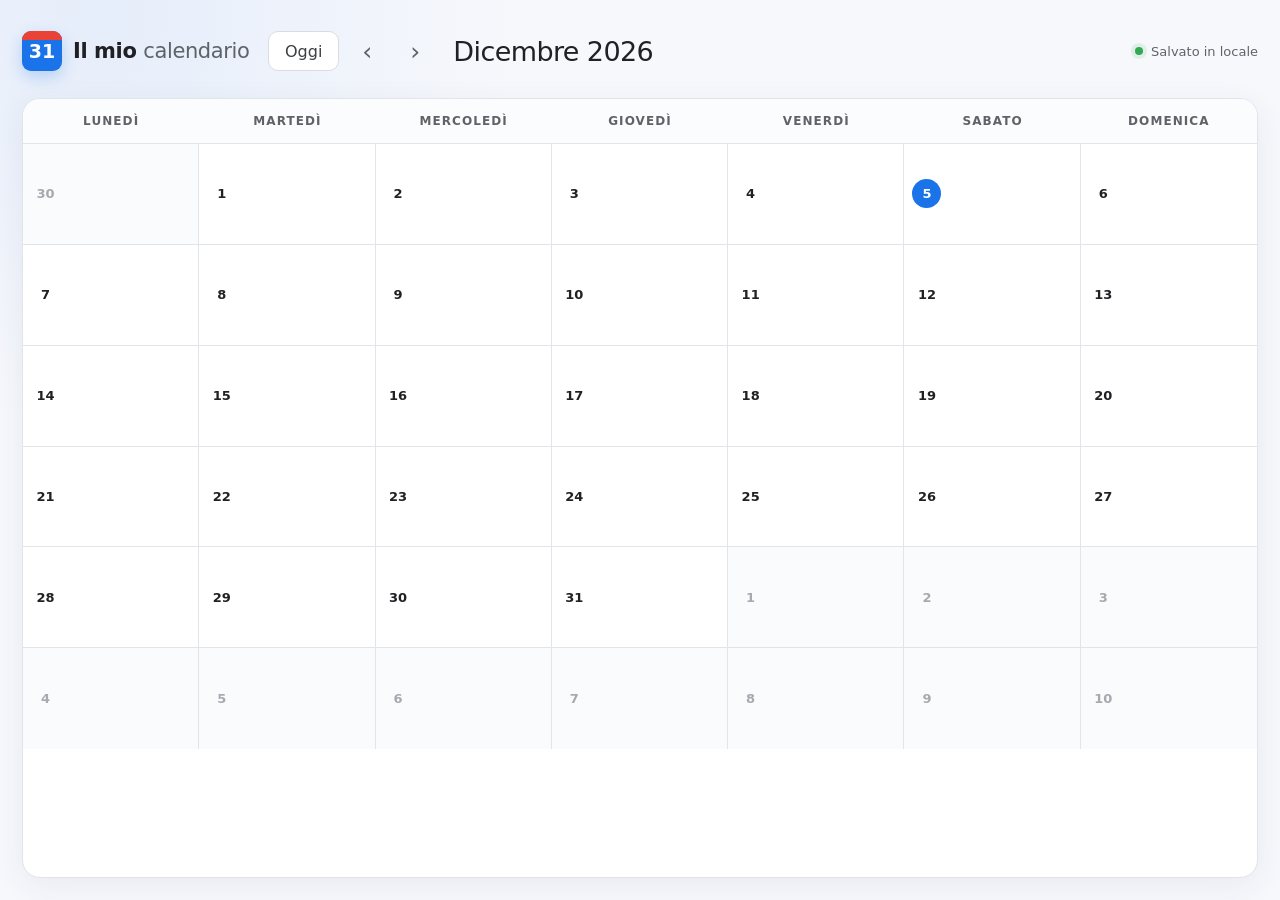
<file: index.html>
<!DOCTYPE html>
<html lang="it">
<head>
  <meta charset="UTF-8">
  <meta name="viewport" content="width=device-width, initial-scale=1.0">
  <meta name="theme-color" content="#f7f8fc">
  <title>Il mio calendario</title>
  <link rel="stylesheet" href="styles.css">
</head>
<body>
  <main class="app">
    <header class="topbar">
      <div class="brand" aria-label="Il mio calendario">
        <div class="brand-mark" aria-hidden="true">31</div>
        <div class="brand-text">Il mio <span>calendario</span></div>
      </div>

      <div class="toolbar" aria-label="Navigazione calendario">
        <button class="btn" id="todayBtn" type="button">Oggi</button>
        <button class="icon-btn" id="prevBtn" type="button" aria-label="Mese precedente">‹</button>
        <button class="icon-btn" id="nextBtn" type="button" aria-label="Mese successivo">›</button>
        <h1 class="month-title" id="monthTitle" aria-live="polite"></h1>
      </div>

      <div class="storage-badge" title="Le note restano salvate su questo dispositivo">
        <span class="storage-dot" aria-hidden="true"></span>
        Salvato in locale
      </div>
    </header>

    <section class="calendar-shell" aria-label="Calendario mensile">
      <div class="weekdays" aria-hidden="true">
        <div class="weekday full">Lunedì</div><div class="weekday short">Lun</div>
        <div class="weekday full">Martedì</div><div class="weekday short">Mar</div>
        <div class="weekday full">Mercoledì</div><div class="weekday short">Mer</div>
        <div class="weekday full">Giovedì</div><div class="weekday short">Gio</div>
        <div class="weekday full">Venerdì</div><div class="weekday short">Ven</div>
        <div class="weekday full">Sabato</div><div class="weekday short">Sab</div>
        <div class="weekday full">Domenica</div><div class="weekday short">Dom</div>
      </div>
      <div class="calendar-grid" id="calendarGrid"></div>
    </section>
  </main>

  <div class="dialog-backdrop" id="dialogBackdrop" role="presentation">
    <section class="dialog" role="dialog" aria-modal="true" aria-labelledby="dialogTitle">
      <div class="dialog-header">
        <div>
          <p class="dialog-eyebrow">Nota del giorno</p>
          <h2 class="dialog-title" id="dialogTitle"></h2>
        </div>
        <button class="icon-btn close-btn" id="closeBtn" type="button" aria-label="Chiudi">×</button>
      </div>

      <label class="field-label" for="noteInput">Cosa vuoi ricordare?</label>
      <textarea id="noteInput" maxlength="500" placeholder="Scrivi qui la tua nota..."></textarea>
      <div class="char-counter"><span id="charCount">0</span>/500</div>

      <div class="dialog-actions">
        <button class="btn btn-danger" id="deleteBtn" type="button" hidden>Elimina</button>
        <button class="btn" id="cancelBtn" type="button">Annulla</button>
        <button class="btn btn-primary" id="saveBtn" type="button">Salva nota</button>
      </div>
    </section>
  </div>

  <div class="toast" id="toast" role="status" aria-live="polite"></div>

  <script src="app.js"></script>
</body>
</html>
</file>
<file: styles.css>
:root {
  --blue: #1a73e8;
  --blue-dark: #1558b0;
  --blue-soft: #e8f0fe;
  --red: #d93025;
  --ink: #202124;
  --muted: #5f6368;
  --line: #e1e4e8;
  --surface: #ffffff;
  --background: #f7f8fc;
  --shadow: 0 18px 48px rgba(30, 45, 70, 0.14);
}

* { box-sizing: border-box; }

body {
  margin: 0;
  min-width: 320px;
  min-height: 100vh;
  color: var(--ink);
  background:
    radial-gradient(circle at 8% 2%, rgba(26, 115, 232, 0.08), transparent 26rem),
    var(--background);
  font-family: Inter, ui-sans-serif, system-ui, -apple-system, BlinkMacSystemFont, "Segoe UI", sans-serif;
}

button, textarea { font: inherit; }
button { -webkit-tap-highlight-color: transparent; }

.app {
  width: min(1500px, 100%);
  min-height: 100vh;
  margin: 0 auto;
  padding: 22px;
  display: flex;
  flex-direction: column;
  gap: 18px;
}

.topbar {
  display: flex;
  align-items: center;
  gap: 16px;
  min-height: 58px;
}

.brand {
  display: flex;
  align-items: center;
  gap: 11px;
  min-width: 230px;
}

.brand-mark {
  position: relative;
  width: 40px;
  height: 40px;
  border-radius: 9px;
  display: grid;
  place-items: center;
  color: white;
  background: var(--blue);
  box-shadow: 0 6px 16px rgba(26, 115, 232, 0.25);
  font-size: 19px;
  font-weight: 750;
}

.brand-mark::before {
  content: "";
  position: absolute;
  inset: 0 0 auto;
  height: 9px;
  border-radius: 9px 9px 0 0;
  background: #ea4335;
}

.brand-text { font-size: 21px; font-weight: 650; letter-spacing: -0.4px; }
.brand-text span { color: var(--muted); font-weight: 400; }

.toolbar {
  flex: 1;
  display: flex;
  align-items: center;
  gap: 8px;
}

.month-title {
  min-width: 200px;
  margin: 0 0 0 10px;
  font-size: clamp(20px, 2.2vw, 27px);
  font-weight: 500;
  text-transform: capitalize;
  letter-spacing: -0.6px;
}

.btn {
  height: 40px;
  border: 1px solid #dadce0;
  border-radius: 10px;
  padding: 0 16px;
  color: #3c4043;
  background: var(--surface);
  cursor: pointer;
  transition: background 140ms ease, border-color 140ms ease, transform 140ms ease;
}

.btn:hover { background: #f1f3f4; border-color: #c7cacf; }
.btn:active { transform: scale(0.97); }
.btn:focus-visible, .day:focus-visible, .icon-btn:focus-visible { outline: 3px solid rgba(26, 115, 232, 0.25); outline-offset: 2px; }

.icon-btn {
  width: 40px;
  height: 40px;
  border: 0;
  border-radius: 50%;
  display: grid;
  place-items: center;
  color: var(--muted);
  background: transparent;
  cursor: pointer;
  font-size: 25px;
  line-height: 1;
}

.icon-btn:hover { background: #e9ebef; }

.storage-badge {
  margin-left: auto;
  display: inline-flex;
  align-items: center;
  gap: 8px;
  color: var(--muted);
  font-size: 13px;
  white-space: nowrap;
}

.storage-dot {
  width: 8px;
  height: 8px;
  border-radius: 50%;
  background: #34a853;
  box-shadow: 0 0 0 4px rgba(52, 168, 83, 0.12);
}

.calendar-shell {
  flex: 1;
  min-height: 650px;
  border: 1px solid var(--line);
  border-radius: 18px;
  overflow: hidden;
  background: var(--surface);
  box-shadow: 0 8px 32px rgba(40, 54, 78, 0.07);
}

.weekdays, .calendar-grid {
  display: grid;
  grid-template-columns: repeat(7, minmax(0, 1fr));
}

.weekdays {
  height: 45px;
  border-bottom: 1px solid var(--line);
  background: #fbfcfe;
}

.weekday {
  display: grid;
  place-items: center;
  color: var(--muted);
  font-size: 12px;
  font-weight: 700;
  letter-spacing: 0.09em;
  text-transform: uppercase;
}

.weekday.short { display: none; }

.calendar-grid {
  height: calc(100% - 45px);
  min-height: 605px;
  grid-template-rows: repeat(6, minmax(95px, 1fr));
}

.day {
  position: relative;
  min-width: 0;
  padding: 8px;
  border: 0;
  border-right: 1px solid var(--line);
  border-bottom: 1px solid var(--line);
  color: var(--ink);
  background: var(--surface);
  text-align: left;
  cursor: pointer;
  overflow: hidden;
}

.day:nth-child(7n) { border-right: 0; }
.day:nth-last-child(-n + 7) { border-bottom: 0; }
.day:hover { background: #f8faff; }
.day.outside { color: #a6aab0; background: #fafbfc; }
.day.outside .note-preview { opacity: 0.62; }

.day-head {
  display: flex;
  align-items: center;
  justify-content: space-between;
  gap: 5px;
  min-height: 29px;
}

.day-number {
  width: 29px;
  height: 29px;
  border-radius: 50%;
  display: grid;
  place-items: center;
  font-size: 13px;
  font-weight: 550;
}

.day.today .day-number { color: white; background: var(--blue); font-weight: 750; }

.note-count {
  width: 7px;
  height: 7px;
  margin-right: 5px;
  border-radius: 50%;
  background: var(--blue);
  box-shadow: 0 0 0 3px rgba(26, 115, 232, 0.1);
}

.note-preview {
  margin-top: 6px;
  padding: 6px 8px;
  border-left: 3px solid var(--blue);
  border-radius: 4px;
  color: #174ea6;
  background: var(--blue-soft);
  font-size: 12px;
  line-height: 1.35;
  overflow: hidden;
  display: -webkit-box;
  -webkit-line-clamp: 3;
  -webkit-box-orient: vertical;
  overflow-wrap: anywhere;
}

.dialog-backdrop {
  position: fixed;
  inset: 0;
  z-index: 20;
  padding: 20px;
  display: grid;
  place-items: center;
  background: rgba(20, 27, 38, 0.42);
  backdrop-filter: blur(4px);
  opacity: 0;
  visibility: hidden;
  transition: opacity 180ms ease, visibility 180ms ease;
}

.dialog-backdrop.open { opacity: 1; visibility: visible; }

.dialog {
  width: min(500px, 100%);
  border-radius: 18px;
  padding: 24px;
  background: var(--surface);
  box-shadow: var(--shadow);
  transform: translateY(14px) scale(0.98);
  transition: transform 180ms ease;
}

.dialog-backdrop.open .dialog { transform: translateY(0) scale(1); }

.dialog-header { display: flex; align-items: flex-start; justify-content: space-between; gap: 20px; }
.dialog-eyebrow { margin: 0 0 4px; color: var(--blue); font-size: 12px; font-weight: 750; letter-spacing: 0.08em; text-transform: uppercase; }
.dialog-title { margin: 0; font-size: 23px; font-weight: 650; text-transform: capitalize; }

.close-btn { margin-top: -6px; margin-right: -6px; font-size: 22px; }

.field-label { display: block; margin: 23px 0 8px; color: var(--muted); font-size: 13px; font-weight: 650; }

textarea {
  width: 100%;
  min-height: 155px;
  max-height: 45vh;
  resize: vertical;
  border: 1px solid #cdd1d6;
  border-radius: 12px;
  padding: 13px 14px;
  color: var(--ink);
  background: #fbfcfe;
  line-height: 1.5;
  outline: none;
}

textarea:focus { border-color: var(--blue); background: white; box-shadow: 0 0 0 3px rgba(26, 115, 232, 0.12); }

.char-counter { margin-top: 6px; color: #8a8f98; font-size: 12px; text-align: right; }

.dialog-actions { margin-top: 20px; display: flex; align-items: center; justify-content: flex-end; gap: 9px; }
.btn-primary { color: white; border-color: var(--blue); background: var(--blue); font-weight: 650; }
.btn-primary:hover { border-color: var(--blue-dark); background: var(--blue-dark); }
.btn-danger { margin-right: auto; color: var(--red); border-color: transparent; background: transparent; }
.btn-danger:hover { color: #b3261e; border-color: transparent; background: #fce8e6; }
.btn-danger[hidden] { display: none; }

.toast {
  position: fixed;
  left: 50%;
  bottom: 24px;
  z-index: 30;
  padding: 11px 17px;
  border-radius: 10px;
  color: white;
  background: #303134;
  box-shadow: 0 8px 25px rgba(0, 0, 0, 0.22);
  font-size: 14px;
  opacity: 0;
  pointer-events: none;
  transform: translate(-50%, 12px);
  transition: opacity 170ms ease, transform 170ms ease;
}

.toast.show { opacity: 1; transform: translate(-50%, 0); }

@media (max-width: 760px) {
  .app { padding: 12px; gap: 12px; }
  .topbar { flex-wrap: wrap; gap: 9px; }
  .brand { min-width: auto; flex: 1; }
  .brand-mark { width: 36px; height: 36px; }
  .brand-text { font-size: 18px; }
  .toolbar { order: 2; flex-basis: 100%; }
  .storage-badge { display: none; }
  .month-title { min-width: 0; flex: 1; margin-left: 4px; font-size: 20px; }
  .btn { height: 38px; padding: 0 12px; }
  .icon-btn { width: 36px; height: 36px; }
  .calendar-shell { min-height: 650px; border-radius: 13px; }
  .calendar-grid { min-height: 605px; }
  .weekday.full { display: none; }
  .weekday.short { display: grid; }
  .day { padding: 4px; }
  .day-number { width: 27px; height: 27px; font-size: 12px; }
  .note-preview { margin-top: 4px; padding: 5px 4px; border-left-width: 2px; font-size: 10px; -webkit-line-clamp: 4; }
}

@media (max-width: 430px) {
  .brand-text span { display: none; }
  .calendar-shell { min-height: 590px; }
  .calendar-grid { min-height: 545px; grid-template-rows: repeat(6, minmax(84px, 1fr)); }
  .dialog { padding: 20px; }
  .dialog-actions { flex-wrap: wrap; }
}

@media (prefers-reduced-motion: reduce) {
  *, *::before, *::after { scroll-behavior: auto !important; transition-duration: 0.01ms !important; }
}
</file>
